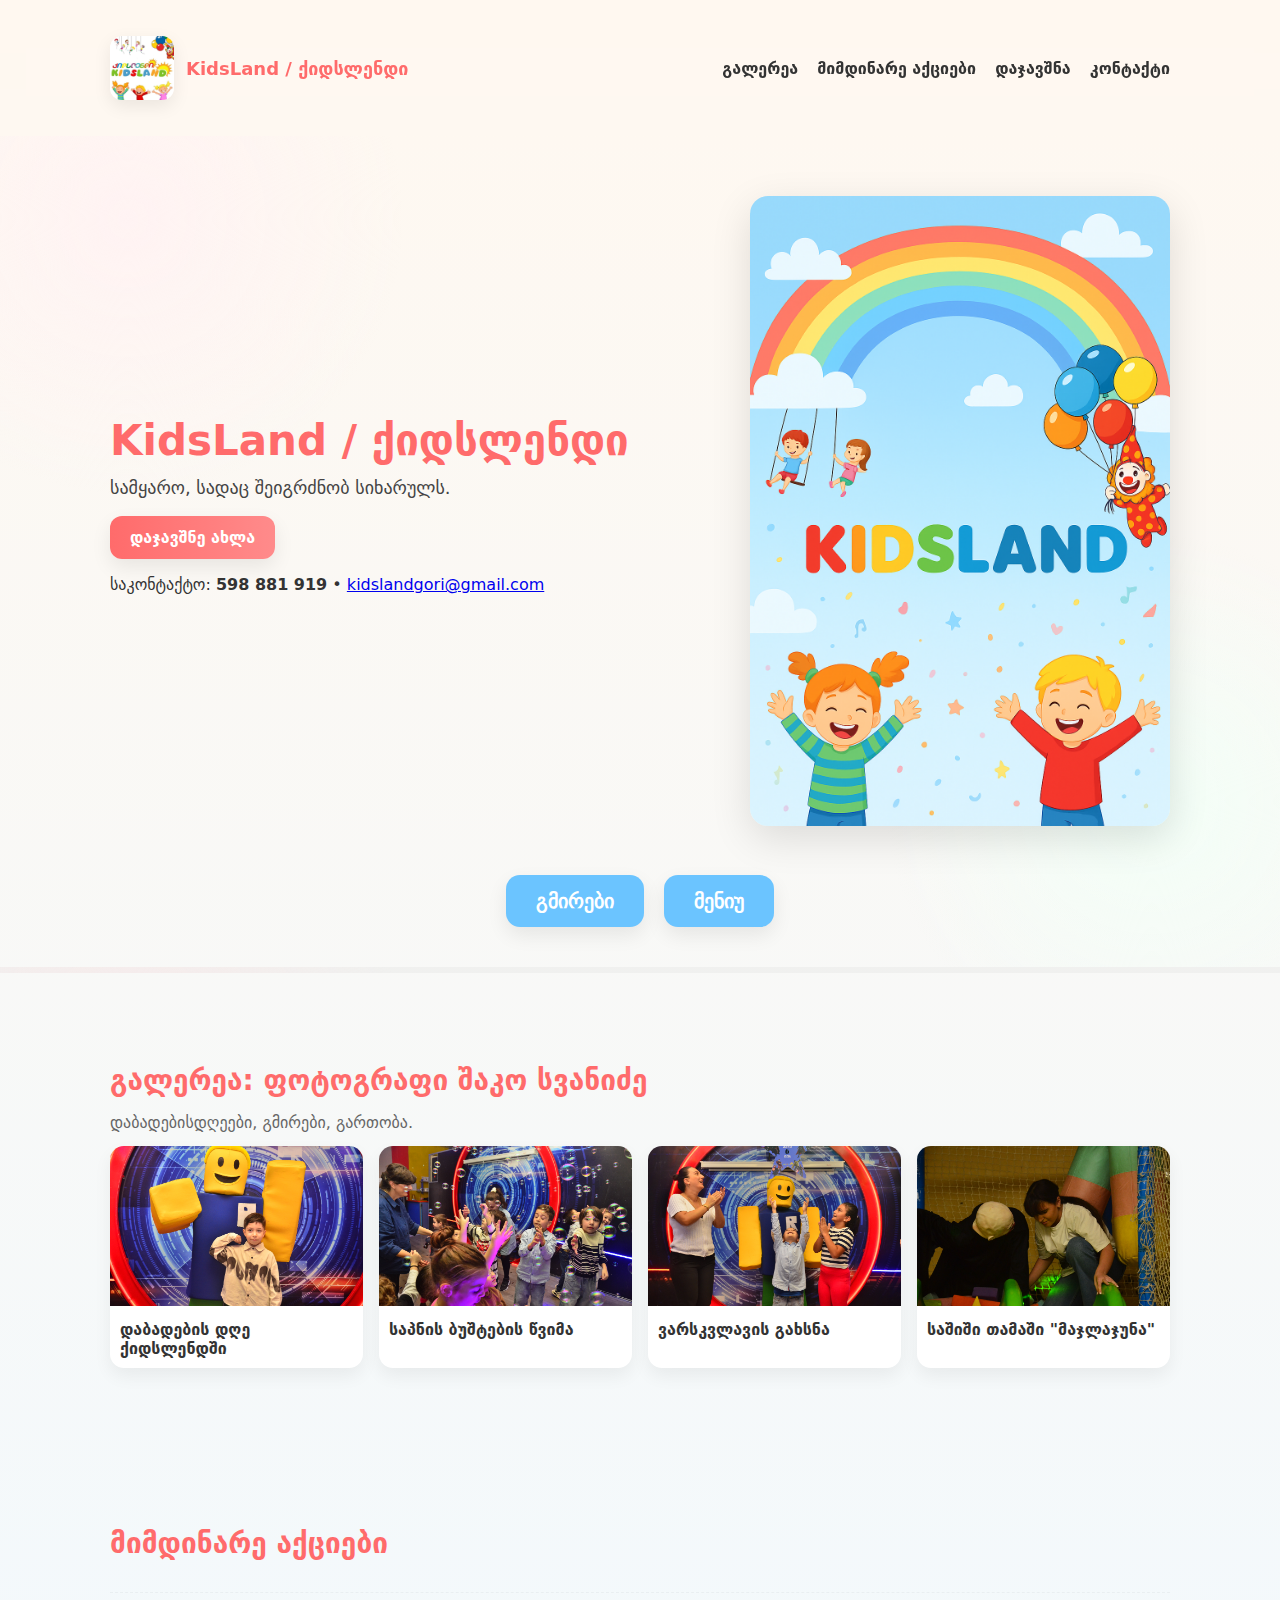
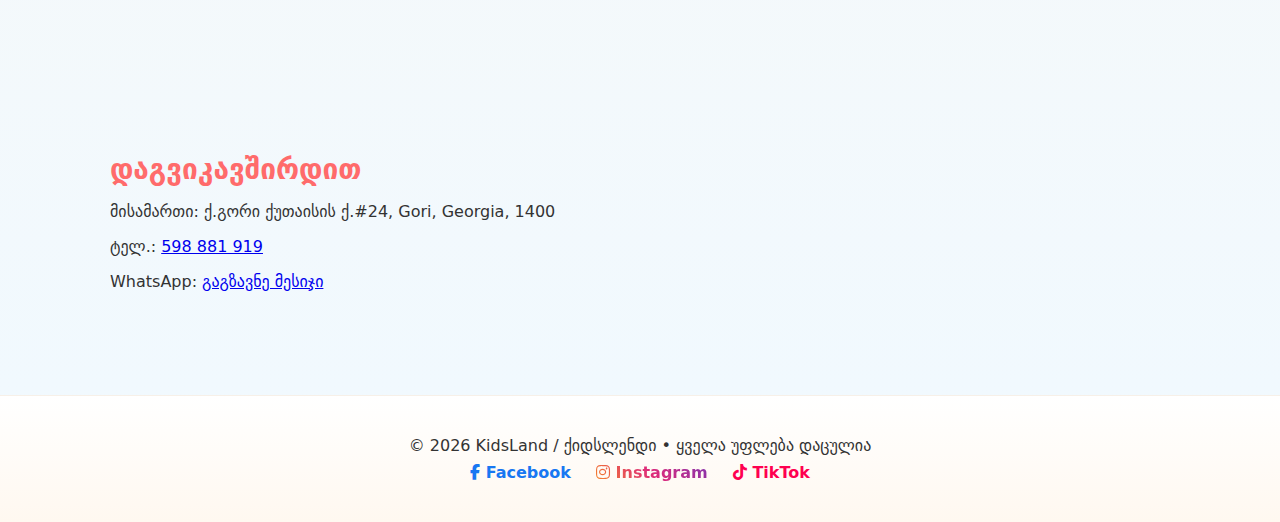
<file: index.html>
<!doctype html>
<html lang="ka">
<head>
  <meta charset="utf-8">
  <meta name="viewport" content="width=device-width,initial-scale=1">
  <title>KidsLand / ქიდსლენდი — ბავშვის დაბადების დღე გორში</title>
  <meta name="description" content="Kidsland / ქიდსლენდი — გორი. დაბადებისდღეები, ანიმატორები, ფოტო სერვისი (შაკო სვანიძე). დაჯავშნა: 598 881 919.">
  <link rel="stylesheet" href="styles.css">
  <link rel="stylesheet" href="https://cdnjs.cloudflare.com/ajax/libs/font-awesome/6.5.0/css/all.min.css">
</head>
<body>

  <!-- HEADER -->
  <header class="site-header">
    <div class="container header-inner">
      <div class="logo">
        <img src="assets/404460299_846809973994906_1401947253048668434_n.jpg" alt="Kidsland Logo">
        <div class="brand">KidsLand / ქიდსლენდი</div>
      </div>
      <nav class="nav">
        <a href="#gallery">გალერეა</a>
        <a href="#events">მიმდინარე აქციები</a>
        <a href="booking.html">დაჯავშნა</a>
        <a href="#contact">კონტაქტი</a>
      </nav>
    </div>
  </header>

  <!-- HERO -->
  <section class="hero">
    <div class="container hero-inner">
      <div class="hero-text">
        <h1>KidsLand / ქიდსლენდი</h1>
        <p class="lead">სამყარო, სადაც შეიგრძნობ სიხარულს.</p>
        <div class="cta-row">
          <a class="btn primary" href="booking.html">დაჯავშნე ახლა</a>
        </div>
        <p class="contact-line">საკონტაქტო: <strong>598 881 919</strong> • 
        <a href="mailto:kidslandgori@gmail.com">kidslandgori@gmail.com</a></p>
      </div>
      <div class="hero-image">
        <img src="assets/A_website_homepage_design_for_Kidsland,_styled_as_.png" alt="Kidsland mockup">
      </div>
    </div>

    <div class="home-buttons">
      <button class="btn big" onclick="openPopup('heroesPopup')">გმირები</button>
      <button class="btn big" onclick="openPopup('foodsPopup')">მენიუ</button>
    </div>
  </section>

  <!-- POPUPS -->
  <div id="heroesPopup" class="popup" onclick="closePopup('heroesPopup')">
    <span class="close" onclick="event.stopPropagation(); closePopup('heroesPopup')">&times;</span>
    <img src="assets/heroes.jpg" class="popup-img" alt="Heroes">
  </div>

  <div id="foodsPopup" class="popup" onclick="closePopup('foodsPopup')">
    <span class="close" onclick="event.stopPropagation(); closePopup('foodsPopup')">&times;</span>
    <img src="assets/foodmenuprices.jpg" class="popup-img" alt="Food menu">
  </div>

  <!-- GALLERY -->
  <section id="gallery" class="section gallery">
    <div class="container">
      <h2>გალერეა: ფოტოგრაფი შაკო სვანიძე</h2>
      <p class="muted">დაბადებისდღეები, გმირები, გართობა.</p>
      <div class="grid">
        <div class="card"><img src="assets/roblox.jpg" alt="photo1"><div class="caption">დაბადების დღე ქიდსლენდში</div></div>
        <div class="card"><img src="assets/საპნის.JPG" alt="photo2"><div class="caption">საპნის ბუშტების წვიმა</div></div>
        <div class="card"><img src="assets/ვარსკვლავი.JPG" alt="photo3"><div class="caption">ვარსკვლავის გახსნა</div></div>
        <div class="card"><img src="assets/მაჯლოტოო.JPG" alt="photo4"><div class="caption">საშიში თამაში "მაჯლაჯუნა"</div></div>
      </div>
    </div>
  </section>

  <!-- EVENTS -->
  <section id="events" class="section events">
    <div class="container">
      <h2>მიმდინარე აქციები</h2>
      <ul class="events-list">
        <li><a class="small" href="booking.html"></a></li>
      </ul>
    </div>
  </section>

  <!-- CONTACT -->
  <section id="contact" class="section contact">
    <div class="container">
      <h2>დაგვიკავშირდით</h2>
      <p>მისამართი: ქ.გორი ქუთაისის ქ.#24, Gori, Georgia, 1400</p>
      <p>ტელ.: <a href="tel:+995598881919">598 881 919</a></p>
      <p>WhatsApp: <a href="https://wa.me/995598881919?text=გამარჯობა,%20მინდა%20დაჯავშნა" target="_blank">გაგზავნე მესიჯი</a></p>
    </div>
  </section>

  <footer class="site-footer">
    <div class="container">
      <div>© <span id="year"></span> KidsLand / ქიდსლენდი • ყველა უფლება დაცულია</div>
      <div class="socials">
        <a href="https://www.facebook.com/kidslandchildworld" target="_blank"><i class="fab fa-facebook-f"></i> Facebook</a>  
        <a href="https://www.instagram.com/kidsland.teenland/" target="_blank"><i class="fab fa-instagram"></i> Instagram</a>  
        <a href="https://www.tiktok.com/@kidsland_events" target="_blank"><i class="fab fa-tiktok"></i> TikTok</a>
      </div>
    </div>
  </footer>

  <script src="script.js"></script>
</body>
</html>
</file>
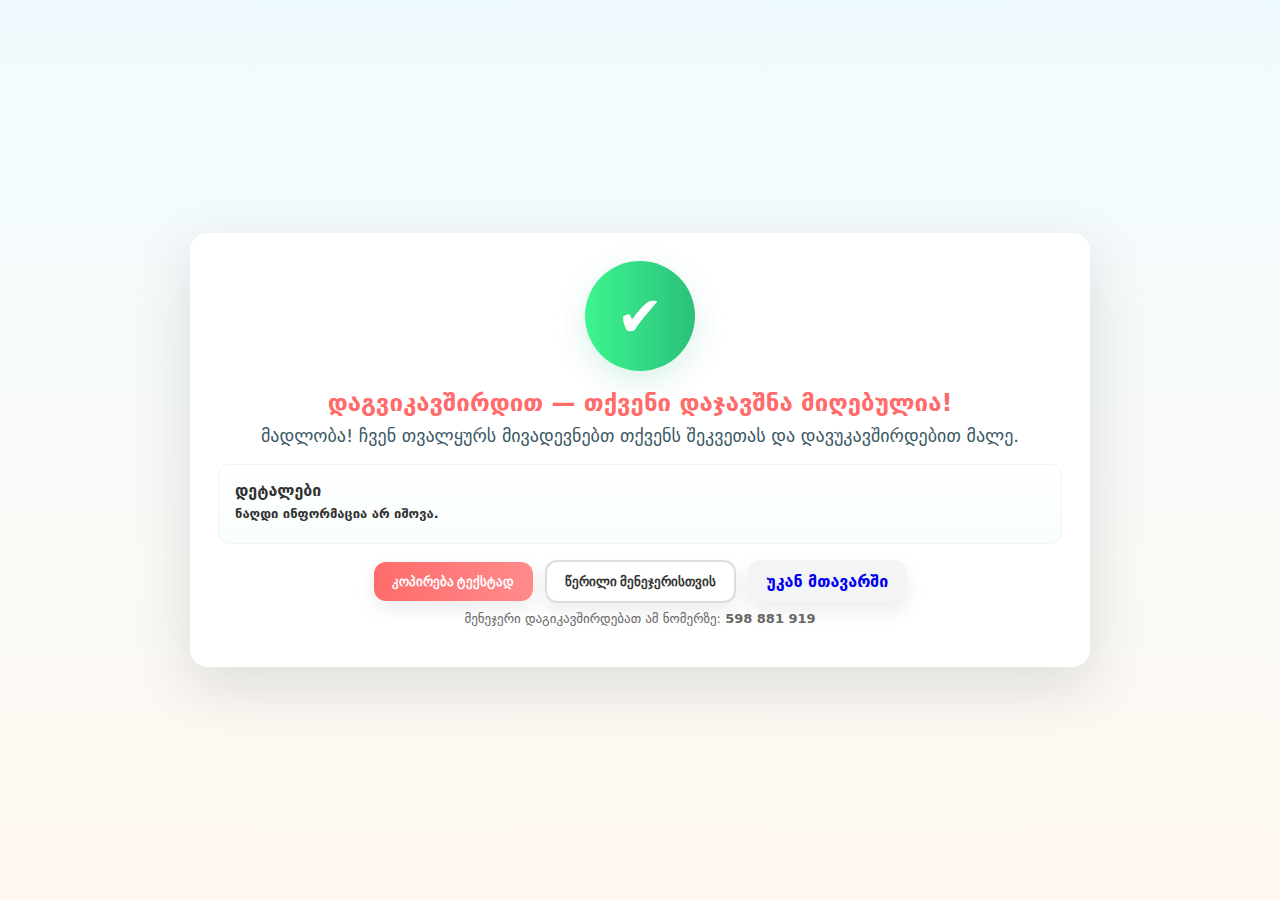
<file: booking-success.html>
<!doctype html>
<html lang="ka">
<head>
  <meta charset="utf-8">
  <meta name="viewport" content="width=device-width, initial-scale=1">
  <title>დაჯავშნა მიღებულია • KidsLand</title>

  <link rel="stylesheet" href="styles.css">
  <style>
    /* full-screen centered kidsland success */
    body {
      margin:0;
      font-family:"Poppins",system-ui,sans-serif;
      background: linear-gradient(180deg,#f0fbff 0%, #fff8f0 100%);
      color:#073045;
      display:flex;
      align-items:center;
      justify-content:center;
      min-height:100vh;
      padding:30px;
    }
    .card {
      width:100%;
      max-width:900px;
      background:white;
      border-radius:18px;
      box-shadow:0 20px 60px rgba(3,16,30,0.12);
      padding:28px;
      text-align:center;
    }
    .check {
      display:inline-flex;
      align-items:center;
      justify-content:center;
      width:110px;
      height:110px;
      border-radius:999px;
      background:linear-gradient(90deg,#3df58f,#2bc07b);
      color:white;
      font-size:56px;
      margin:0 auto 12px auto;
      box-shadow:0 10px 30px rgba(45,180,120,0.18);
    }
    h1 { margin:6px 0 8px; font-size:24px; color:var(--primary); }
    p.lead { margin:0 0 18px; color:#264653; opacity:0.9; }
    .summary {
      text-align:left;
      background:linear-gradient(180deg,#fff,#f7fffb);
      padding:16px;
      border-radius:12px;
      border:1px solid rgba(0,0,0,0.04);
      margin-bottom:16px;
      max-height:420px;
      overflow:auto;
    }
    .summary h4 { margin:0 0 6px; color:#333; }
    .summary p, .summary li { margin:6px 0; color:#333; font-weight:600; }
    .cols { display:flex; gap:18px; flex-wrap:wrap; margin-bottom:16px; }
    .col { flex:1; min-width:220px; }
    .actions { display:flex; gap:12px; justify-content:center; margin-top:12px; flex-wrap:wrap; }
    .btn {
      padding:12px 18px;
      border-radius:12px;
      border:none;
      cursor:pointer;
      font-weight:700;
    }
    .btn.primary { background:linear-gradient(90deg,#ff6b6b,#ff8b8b); color:white; }
    .btn.ghost { background:transparent; border:2px solid #ddd; color:#333; }
    .small { font-size:13px; color:#666; margin-top:8px; }
    @media(max-width:700px){ .cols{flex-direction:column} .summary{max-height:300px} }
  </style>
</head>
<body>

  <div class="card">
    <div class="check">✔</div>
    <h1>დაგვიკავშირდით — თქვენი დაჯავშნა მიღებულია!</h1>
    <p class="lead">მადლობა! ჩვენ თვალყურს მივადევნებთ თქვენს შეკვეთას და დავუკავშირდებით მალე.</p>

    <div id="orderSummary" class="summary">
      <h4>დეტალები</h4>
      <div id="summaryContent">
        <!-- JS will inject order details here -->
        <p class="small">მიმდინარეობს მონაცემების რიცხვი...</p>
      </div>
    </div>

    <div class="actions">
      <button class="btn primary" id="copyBtn">კოპირება ტექსტად</button>
      <button class="btn ghost" id="emailBtn">წერილი მენეჯერისთვის</button>
      <a class="btn" href="index.html" style="background:#f3f4f6;border-radius:12px;">უკან მთავარში</a>
    </div>

    <p class="small">მენეჯერი დაგიკავშირდებათ ამ ნომერზე: <strong>598 881 919</strong></p>
  </div>

<script>
(function(){
  // helper to get multi values (form used GET)
  function getAll(name) {
    // name used with [] e.g. heroes[]
    const params = new URLSearchParams(location.search);
    return params.getAll(name);
  }
  function get(name){
    const params = new URLSearchParams(location.search);
    return params.get(name) || '';
  }

  // get data
  const eventName = decodeURIComponent(get('event_name') || '');
  const childInfo = decodeURIComponent(get('child_info') || '');
  const date = get('date') || '';
  const time = get('time') || '';
  const duration = get('duration') || '';
  const count = get('count') || '';
  const notes = decodeURIComponent(get('notes') || '');
  const phone = decodeURIComponent(get('phone') || '');

  const heroes = getAll('heroes[]');
  const foods = getAll('foods[]');
  const drinks = getAll('drinks[]');

  // build summary text and HTML
  let textLines = [];
  let html = '';

  textLines.push('KidsLand — ახალი დაჯავშნა');
  if(eventName){ textLines.push('ღონისძიების სახელი: ' + eventName); html += '<p><strong>ღონისძიების სახელი:</strong> ' + escapeHtml(eventName) + '</p>'; }
  if(childInfo){ textLines.push('ბავშვი: ' + childInfo); html += '<p><strong>ბავშვი:</strong> ' + escapeHtml(childInfo) + '</p>'; }
  if(date){ textLines.push('თარიღი: ' + date + ' ' + time); html += '<p><strong>თარიღი:</strong> ' + escapeHtml(date + ' ' + time) + '</p>'; }
  if(duration){ textLines.push('ხანგრძლობა: ' + duration); html += '<p><strong>ხანგრძლობა:</strong> ' + escapeHtml(duration) + '</p>'; }
  if(count){ textLines.push('რაოდენობა (ბავშვები): ' + count); html += '<p><strong>რაოდენობა (ბავშვები):</strong> ' + escapeHtml(count) + '</p>'; }

  if(heroes && heroes.length){
    textLines.push('\\n-- გმირები --');
    html += '<h4>გმირები</h4><ul>';
    heroes.forEach(h=>{
      textLines.push('- ' + h);
      html += '<li>' + escapeHtml(h) + '</li>';
    });
    html += '</ul>';
  }

  if(foods && foods.length){
    textLines.push('\\n-- საკვები --');
    html += '<h4>საკვები</h4><ul>';
    foods.forEach(f=>{
      textLines.push('- ' + f);
      html += '<li>' + escapeHtml(f) + '</li>';
    });
    html += '</ul>';
  }

  if(drinks && drinks.length){
    textLines.push('\\n-- სასმელები --');
    html += '<h4>სასმელები</h4><ul>';
    drinks.forEach(d=>{
      textLines.push('- ' + d);
      html += '<li>' + escapeHtml(d) + '</li>';
    });
    html += '</ul>';
  }

  if(notes){
    textLines.push('\\nკომენტარი: ' + notes);
    html += '<p><strong>კომენტარი:</strong> ' + escapeHtml(notes) + '</p>';
  }
  if(phone){
    textLines.push('ტელ: ' + phone);
    html += '<p><strong>ტელეფონი:</strong> ' + escapeHtml(phone) + '</p>';
  }

  // show
  const container = document.getElementById('summaryContent');
  container.innerHTML = html || '<p class="small">ნაღდი ინფორმაცია არ იშოვა.</p>';

  const summaryText = textLines.join('\\n');

  // copy and email buttons
  document.getElementById('copyBtn').addEventListener('click', function(){
    navigator.clipboard.writeText(summaryText).then(()=>{
      this.textContent = 'ნაკრებისთვის არჩეული კოპირდა';
      setTimeout(()=> this.textContent = 'კოპირება ტექსტად', 2200);
    }).catch(()=> alert('კოპირება ვერ მოხერხდა'));
  });

  document.getElementById('emailBtn').addEventListener('click', function(){
    const subject = encodeURIComponent('KidsLand — ახალი დაჯავშნა: ' + (eventName || ''));
    const body = encodeURIComponent(summaryText + '\\n\\n' + 'მობ.: 598 881 919');
    window.location.href = 'mailto:shakosvanidze0@gmail.com?subject=' + subject + '&body=' + body;
  });

  // escape for HTML
  function escapeHtml(s){
    if(!s) return '';
    return s.replaceAll('&','&amp;').replaceAll('<','&lt;').replaceAll('>','&gt;').replaceAll('"','&quot;');
  }

})();
</script>
</body>
</html>
</file>
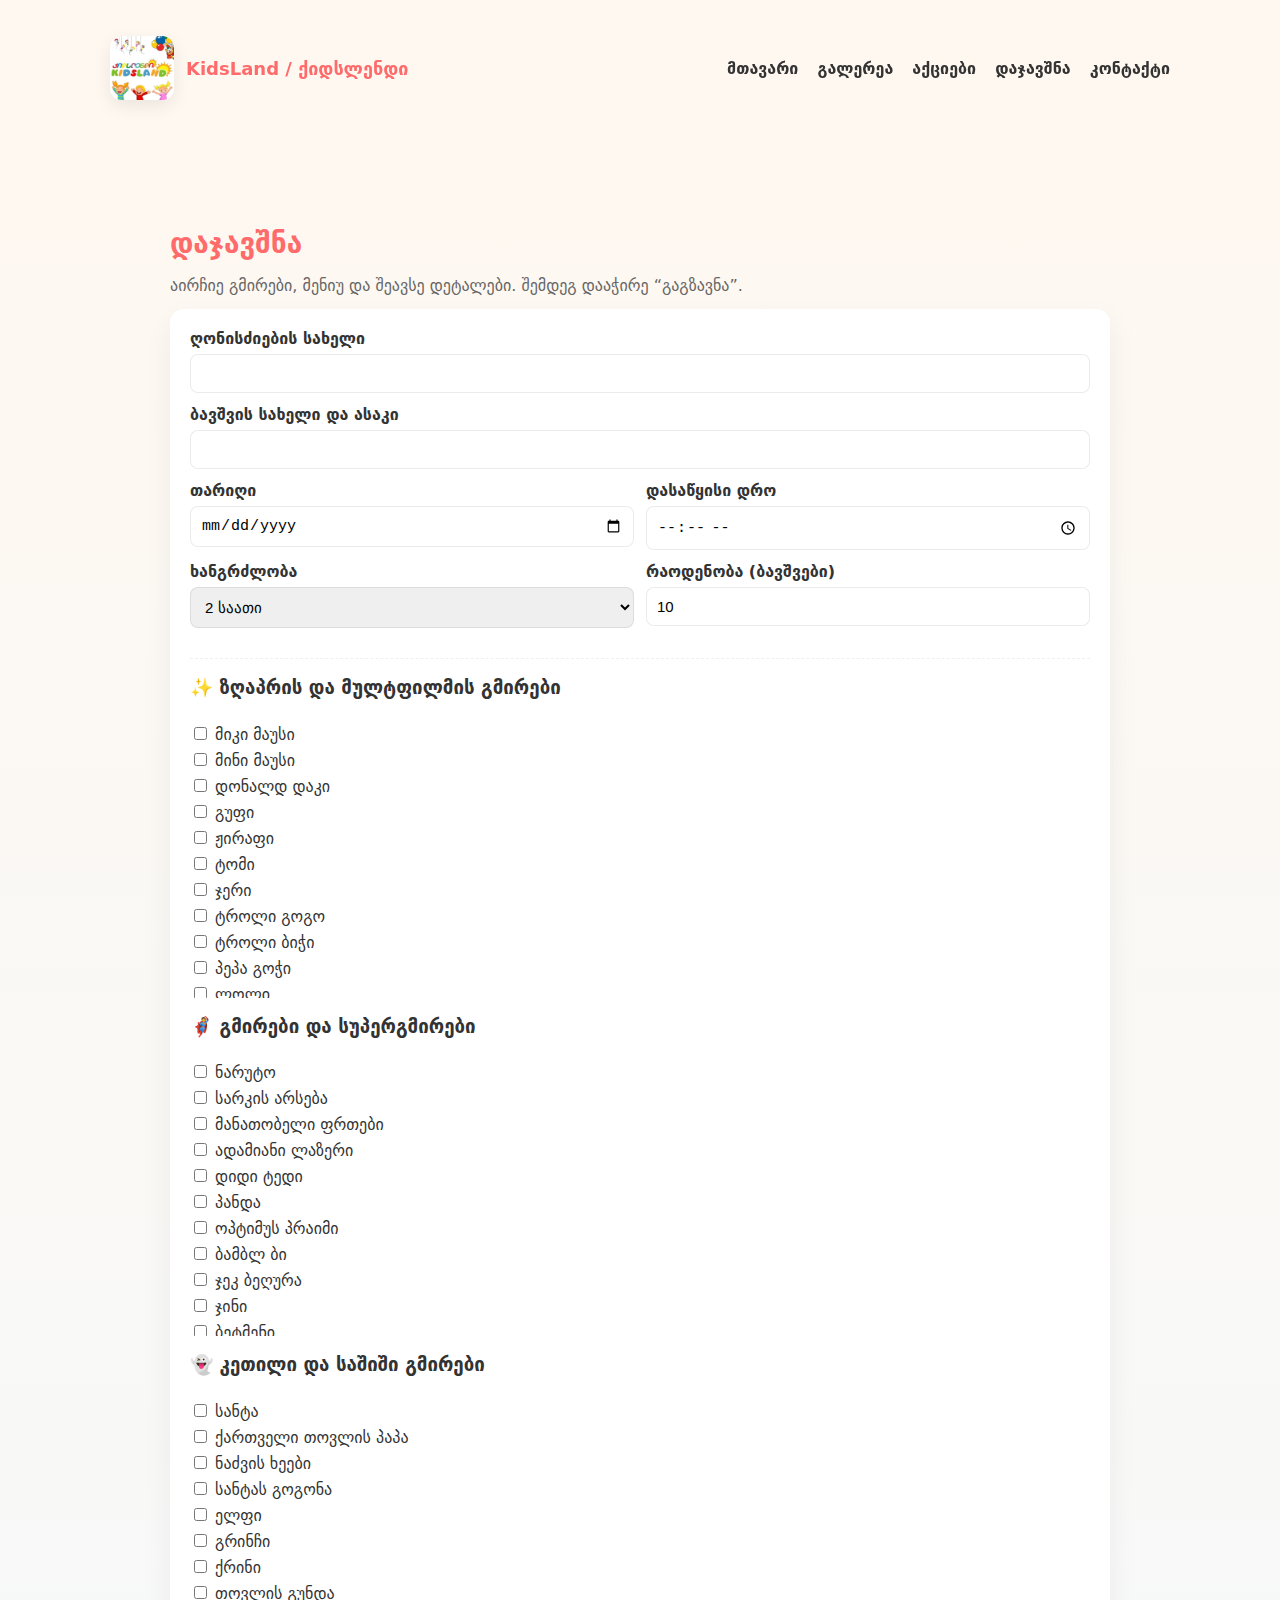
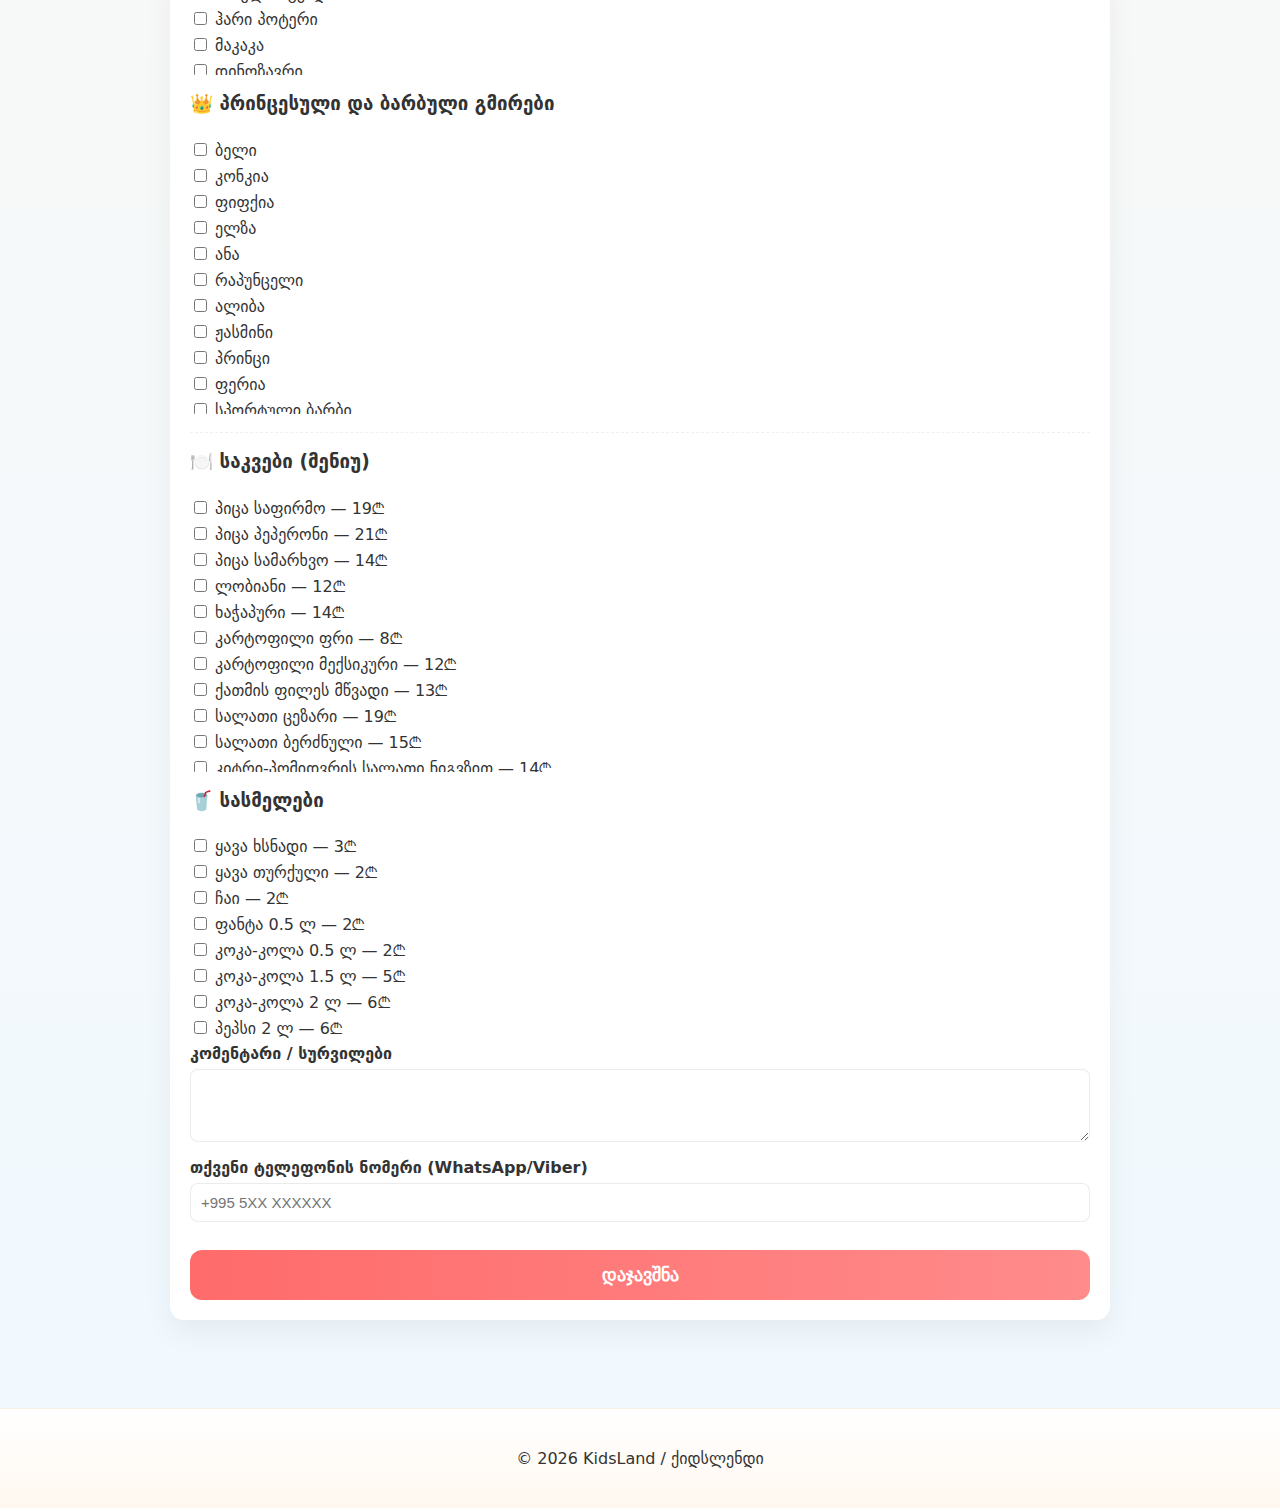
<file: booking.html>
<!doctype html>
<html lang="ka">
<head>
  <meta charset="utf-8">
  <meta name="viewport" content="width=device-width, initial-scale=1">

  <title>დაჯავშნა • KidsLand</title>

  <link rel="stylesheet" href="styles.css">
  <style>
    /* small extra styles local to form */
    .submit-btn {
      width:100%;
      margin-top:16px;
      padding:14px;
      font-size:18px;
      border:none;
      border-radius:12px;
      background:linear-gradient(90deg,#ff6b6b,#ff8b8b);
      color:white;
      font-weight:700;
      cursor:pointer;
    }
    .section.book .container { max-width:980px; }
    hr { border:0; border-top:1px dashed rgba(0,0,0,0.06); margin:18px 0; }
    h3 { margin-top:18px; }
    .checkboxes { max-height:280px; overflow:auto; padding-right:8px; }
    .checkboxes label { display:block; margin:6px 0; }
  </style>
</head>
<body>
<header class="site-header">
  <div class="container header-inner">
    <div class="logo">
      <img src="assets/404460299_846809973994906_1401947253048668434_n.jpg" alt="KidsLand logo">
      <div class="brand">KidsLand / ქიდსლენდი</div>
    </div>
    <nav class="nav">
      <a href="index.html">მთავარი</a>
      <a href="index.html#gallery">გალერეა</a>
      <a href="index.html#events">აქციები</a>
      <a href="booking.html">დაჯავშნა</a>
      <a href="index.html#contact">კონტაქტი</a>
    </nav>
  </div>
</header>

<section class="section book">
  <div class="container">
    <h2>დაჯავშნა</h2>
    <p class="muted">აირჩიე გმირები, მენიუ და შეავსე დეტალები. შემდეგ დააჭირე “გაგზავნა”.</p>

    <!-- GET -> booking-success.html (no backend) -->
    <form id="bookingForm" class="form" action="booking-success.html" method="GET" autocomplete="off">

      <div class="field">
        <label>ღონისძიების სახელი</label>
        <input type="text" name="event_name" required>
      </div>

      <div class="field">
        <label>ბავშვის სახელი და ასაკი</label>
        <input type="text" name="child_info" required>
      </div>

      <div class="row">
        <div class="field">
          <label>თარიღი</label>
          <input type="date" name="date" required>
        </div>
        <div class="field">
          <label>დასაწყისი დრო</label>
          <input type="time" name="time" required>
        </div>
      </div>

      <div class="row">
        <div class="field">
          <label>ხანგრძლობა</label>
          <select name="duration">
            <option>2 საათი</option>
            <option>3 საათი</option>
          </select>
        </div>
        <div class="field">
          <label>რაოდენობა (ბავშვები)</label>
          <input type="number" name="count" min="1" value="10" required>
        </div>
      </div>

      <hr>

      <!-- HEROES: use name heroes[] so multiple values are passed -->
      <h3>✨ ზღაპრის და მულტფილმის გმირები</h3>
      <div class="checkboxes">
        <label><input type="checkbox" name="heroes[]" value="მიკი მაუსი"> მიკი მაუსი</label>
        <label><input type="checkbox" name="heroes[]" value="მინი მაუსი"> მინი მაუსი</label>
        <label><input type="checkbox" name="heroes[]" value="დონალდ დაკი"> დონალდ დაკი</label>
        <label><input type="checkbox" name="heroes[]" value="Funcionario გუფი"> გუფი</label>
        <label><input type="checkbox" name="heroes[]" value="ჟირაფი"> ჟირაფი</label>
        <label><input type="checkbox" name="heroes[]" value="ტომი"> ტომი</label>
        <label><input type="checkbox" name="heroes[]" value="ჯერი"> ჯერი</label>
        <label><input type="checkbox" name="heroes[]" value="ტროლი გოგო"> ტროლი გოგო</label>
        <label><input type="checkbox" name="heroes[]" value="ტროლი ბიჭი"> ტროლი ბიჭი</label>
        <label><input type="checkbox" name="heroes[]" value="პეპა გოჭი"> პეპა გოჭი</label>
        <label><input type="checkbox" name="heroes[]" value="ლოლი"> ლოლი</label>
        <label><input type="checkbox" name="heroes[]" value="ოთხფეხა პონი"> ოთხფეხა პონი</label>
        <label><input type="checkbox" name="heroes[]" value="ვარდისფერი პონი"> ვარდისფერი პონი</label>
        <label><input type="checkbox" name="heroes[]" value="იასამნისფერი პონი"> იასამნისფერი პონი</label>
        <label><input type="checkbox" name="heroes[]" value="ჰელოუ ქითი"> ჰელოუ ქითი</label>
        <label><input type="checkbox" name="heroes[]" value="ქრაი ბეიბი"> ქრაი ბეიბი</label>
        <label><input type="checkbox" name="heroes[]" value="სპანჯბობი"> სპანჯბობი</label>
        <label><input type="checkbox" name="heroes[]" value="მინიონი"> მინიონი</label>
        <label><input type="checkbox" name="heroes[]" value="ოლაფი"> ოლაფი</label>
        <label><input type="checkbox" name="heroes[]" value="ჯამბაზები"> ჯამბაზები</label>
        <label><input type="checkbox" name="heroes[]" value="ცირკი"> ცირკი</label>
        <label><input type="checkbox" name="heroes[]" value="სონიკი"> სონიკი</label>
        <label><input type="checkbox" name="heroes[]" value="ელვა მაქვინი"> ელვა მაქვინი</label>
        <label><input type="checkbox" name="heroes[]" value="სტიჩი"> სტიჩი</label>
        <label><input type="checkbox" name="heroes[]" value="პეპი"> პეპი</label>
        <label><input type="checkbox" name="heroes[]" value="მერი პოპინსი"> მერი პოპინსი</label>
        <label><input type="checkbox" name="heroes[]" value="კოსმონავტი"> კოსმონავტი</label>
        <label><input type="checkbox" name="heroes[]" value="ბაჭია"> ბაჭია</label>
        <label><input type="checkbox" name="heroes[]" value="ენკანტო - ბრუნო"> ენკანტო: ბრუნო</label>
        <label><input type="checkbox" name="heroes[]" value="ენკანტო - იზაბელა"> ენკანტო: იზაბელა</label>
        <label><input type="checkbox" name="heroes[]" value="ენკანტო - მირაბელი"> ენკანტო: მირაბელი</label>
      </div>

      <h3>🦸 გმირები და სუპერგმირები</h3>
      <div class="checkboxes">
        <label><input type="checkbox" name="heroes[]" value="ნარუტო"> ნარუტო</label>
        <label><input type="checkbox" name="heroes[]" value="სარკის არსება"> სარკის არსება</label>
        <label><input type="checkbox" name="heroes[]" value="მანათობელი ფრთები"> მანათობელი ფრთები</label>
        <label><input type="checkbox" name="heroes[]" value="ადამიანი ლაზერი"> ადამიანი ლაზერი</label>
        <label><input type="checkbox" name="heroes[]" value="დიდი ტედი"> დიდი ტედი</label>
        <label><input type="checkbox" name="heroes[]" value="პანდა"> პანდა</label>
        <label><input type="checkbox" name="heroes[]" value="ოპტიმუს პრაიმი"> ოპტიმუს პრაიმი</label>
        <label><input type="checkbox" name="heroes[]" value="ბამბლ ბი"> ბამბლ ბი</label>
        <label><input type="checkbox" name="heroes[]" value="ჯეკ ბეღურა"> ჯეკ ბეღურა</label>
        <label><input type="checkbox" name="heroes[]" value="ჯინი"> ჯინი</label>
        <label><input type="checkbox" name="heroes[]" value="ბეტმენი"> ბეტმენი</label>
        <label><input type="checkbox" name="heroes[]" value="გოგო ბეტმენი"> გოგო ბეტმენი</label>
        <label><input type="checkbox" name="heroes[]" value="სუპერმენი"> სუპერმენი</label>
        <label><input type="checkbox" name="heroes[]" value="ჯოკერი"> ჯოკერი</label>
        <label><input type="checkbox" name="heroes[]" value="ჰარლი ქვინი"> ჰარლი ქვინი</label>
        <label><input type="checkbox" name="heroes[]" value="ჰალკი"> ჰალკი</label>
        <label><input type="checkbox" name="heroes[]" value="წითელი ადამიანი ობობა"> წითელი ადამიანი ობობა</label>
        <label><input type="checkbox" name="heroes[]" value="ლურჯი ადამიანი ობობა"> ლურჯი ადამიანი ობობა</label>
        <label><input type="checkbox" name="heroes[]" value="შავი ადამიანი ობობა"> შავი ადამიანი ობობა</label>
        <label><input type="checkbox" name="heroes[]" value="გოგო ობობა"> გოგო ობობა</label>
        <label><input type="checkbox" name="heroes[]" value="რკინის კაცი"> რკინის კაცი</label>
        <label><input type="checkbox" name="heroes[]" value="კაპიტანი ამერიკა"> კაპიტანი ამერიკა</label>
        <label><input type="checkbox" name="heroes[]" value="თორი"> თორი</label>
        <label><input type="checkbox" name="heroes[]" value="გაბერილი ნეონ-კაცი"> გაბერილი ნეონ-კაცი</label>
        <label><input type="checkbox" name="heroes[]" value="თეთრი დათვი"> თეთრი დათვი</label>
        <label><input type="checkbox" name="heroes[]" value="ვარდისფერი დათვი"> ვარდისფერი დათვი</label>
        <label><input type="checkbox" name="heroes[]" value="რობლოქსი"> რობლოქსი</label>
        <label><input type="checkbox" name="heroes[]" value="ბრაულსთარსის ლეონი"> ბრაულსთარსის ლეონი</label>
      </div>

      <h3>👻 კეთილი და საშიში გმირები</h3>
      <div class="checkboxes">
        <label><input type="checkbox" name="heroes[]" value="სანტა"> სანტა</label>
        <label><input type="checkbox" name="heroes[]" value="ქართული თოვლის პაპა"> ქართველი თოვლის პაპა</label>
        <label><input type="checkbox" name="heroes[]" value="ნაძვის ხეები"> ნაძვის ხეები</label>
        <label><input type="checkbox" name="heroes[]" value="სანტას გოგონა"> სანტას გოგონა</label>
        <label><input type="checkbox" name="heroes[]" value="ელფი"> ელფი</label>
        <label><input type="checkbox" name="heroes[]" value="გრინჩი"> გრინჩი</label>
        <label><input type="checkbox" name="heroes[]" value="ქრინი"> ქრინი</label>
        <label><input type="checkbox" name="heroes[]" value="თოვლის გუნდა"> თოვლის გუნდა</label>
        <label><input type="checkbox" name="heroes[]" value="ჰარი პოტერი"> ჰარი პოტერი</label>
        <label><input type="checkbox" name="heroes[]" value="მაკაკა"> მაკაკა</label>
        <label><input type="checkbox" name="heroes[]" value="დინოზავრი"> დინოზავრი</label>
        <label><input type="checkbox" name="heroes[]" value="კოვბოი დინოზავრზე"> კოვბოი დინოზავრზე</label>
        <label><input type="checkbox" name="heroes[]" value="ვენსდეი"> ვენსდეი</label>
        <label><input type="checkbox" name="heroes[]" value="ადამსების ოჯახი"> ადამსების ოჯახი</label>
        <label><input type="checkbox" name="heroes[]" value="ქაღალდის სახლი"> ქაღალდის სახლი</label>
        <label><input type="checkbox" name="heroes[]" value="მისტიური მცველები"> მისტიური მცველები</label>
        <label><input type="checkbox" name="heroes[]" value="ფიფქიას დედინაცვალი"> ფიფქიას დედინაცვალი</label>
        <label><input type="checkbox" name="heroes[]" value="მალეფისენტა"> მალეფისენტა</label>
        <label><input type="checkbox" name="heroes[]" value="უცხოპლანეტელი"> უცხოპლანეტელი</label>
        <label><input type="checkbox" name="heroes[]" value="მაჯლაჯუნა"> მაჯლაჯუნა</label>
        <label><input type="checkbox" name="heroes[]" value="ანგელოზი"> ანგელოზი</label>
      </div>

      <h3>👑 პრინცესული და ბარბული გმირები</h3>
      <div class="checkboxes">
        <label><input type="checkbox" name="heroes[]" value="ბელი"> ბელი</label>
        <label><input type="checkbox" name="heroes[]" value="კონკია"> კონკია</label>
        <label><input type="checkbox" name="heroes[]" value="ფიფქია"> ფიფქია</label>
        <label><input type="checkbox" name="heroes[]" value="ელზა"> ელზა</label>
        <label><input type="checkbox" name="heroes[]" value="ანა"> ანა</label>
        <label><input type="checkbox" name="heroes[]" value="რაპუნცელი"> რაპუნცელი</label>
        <label><input type="checkbox" name="heroes[]" value="ალიბა"> ალიბა</label>
        <label><input type="checkbox" name="heroes[]" value="ჟასმინი"> ჟასმინი</label>
        <label><input type="checkbox" name="heroes[]" value="პრინცი"> პრინცი</label>
        <label><input type="checkbox" name="heroes[]" value="ფერია"> ფერია</label>
        <label><input type="checkbox" name="heroes[]" value="სპორტული ბარბი"> სპორტული ბარბი</label>
        <label><input type="checkbox" name="heroes[]" value="კეკლუცი ბარბი"> კეკლუცი ბარბი</label>
        <label><input type="checkbox" name="heroes[]" value="ბარბი ჯინსებში"> ბარბი ჯინსებში</label>
        <label><input type="checkbox" name="heroes[]" value="კენი"> კენი</label>
      </div>

      <hr>

      <!-- FOOD -->
      <h3>🍽️ საკვები (მენიუ)</h3>
      <div class="checkboxes">
        <label><input type="checkbox" name="foods[]" value="პიცა საფირმო — 19₾"> პიცა საფირმო — 19₾</label>
        <label><input type="checkbox" name="foods[]" value="პიცა პეპერონი — 21₾"> პიცა პეპერონი — 21₾</label>
        <label><input type="checkbox" name="foods[]" value="პიცა სამარხვო — 14₾"> პიცა სამარხვო — 14₾</label>
        <label><input type="checkbox" name="foods[]" value="ლობიანი — 12₾"> ლობიანი — 12₾</label>
        <label><input type="checkbox" name="foods[]" value="ხაჭაპური — 14₾"> ხაჭაპური — 14₾</label>
        <label><input type="checkbox" name="foods[]" value="კარტოფილი ფრი — 8₾"> კარტოფილი ფრი — 8₾</label>
        <label><input type="checkbox" name="foods[]" value="კარტოფილი მექსიკური — 12₾"> კარტოფილი მექსიკური — 12₾</label>
        <label><input type="checkbox" name="foods[]" value="ქათმის ფილეს მწვადი — 13₾"> ქათმის ფილეს მწვადი — 13₾</label>
        <label><input type="checkbox" name="foods[]" value="სალათი ცეზარი — 19₾"> სალათი ცეზარი — 19₾</label>
        <label><input type="checkbox" name="foods[]" value="სალათი ბერძნული — 15₾"> სალათი ბერძნული — 15₾</label>
        <label><input type="checkbox" name="foods[]" value="კიტრი-პომიდვრის სალათი (ნიგვზით) — 14₾"> კიტრი-პომიდვრის სალათი ნიგვზით — 14₾</label>
        <label><input type="checkbox" name="foods[]" value="ხორცის ბლინი — 2₾"> ხორცის ბლინი — 2₾</label>
        <label><input type="checkbox" name="foods[]" value="ხილის ასორტი — 25₾"> ხილის ასორტი — 25₾</label>
      </div>

      <h3>🥤 სასმელები</h3>
      <div class="checkboxes">
        <label><input type="checkbox" name="drinks[]" value="ყავა ხსნადი — 3₾"> ყავა ხსნადი — 3₾</label>
        <label><input type="checkbox" name="drinks[]" value="ყავა თურქული — 2₾"> ყავა თურქული — 2₾</label>
        <label><input type="checkbox" name="drinks[]" value="ჩაი — 2₾"> ჩაი — 2₾</label>
        <label><input type="checkbox" name="drinks[]" value="ფანტა 0.5 ლ — 2₾"> ფანტა 0.5 ლ — 2₾</label>
        <label><input type="checkbox" name="drinks[]" value="კოკა-კოლა 0.5 ლ — 2₾"> კოკა-კოლა 0.5 ლ — 2₾</label>
        <label><input type="checkbox" name="drinks[]" value="კოკა-კოლა 1.5 ლ — 5₾"> კოკა-კოლა 1.5 ლ — 5₾</label>
        <label><input type="checkbox" name="drinks[]" value="კოკა-კოლა 2 ლ — 6₾"> კოკა-კოლა 2 ლ — 6₾</label>
        <label><input type="checkbox" name="drinks[]" value="პეპსი 2 ლ — 6₾"> პეპსი 2 ლ — 6₾</label>
      </div>

      <div class="field">
        <label>კომენტარი / სურვილები</label>
        <textarea name="notes" rows="3"></textarea>
      </div>

      <div class="field">
        <label>თქვენი ტელეფონის ნომერი (WhatsApp/Viber)</label>
        <input type="tel" name="phone" placeholder="+995 5XX XXXXXX" required>
      </div>

      <button class="submit-btn" type="submit">დაჯავშნა</button>

    </form>
  </div>
</section>

<footer class="site-footer">
  <div class="container">© <span id="year"></span> KidsLand / ქიდსლენდი</div>
</footer>

<script>
  // small year auto
  document.getElementById('year').textContent = new Date().getFullYear();
</script>

</body>
</html>
</file>
<file: styles.css>
:root {
  --primary: #ff6b6b;
  --secondary: #ffd93d;
  --accent: #6bcb77;
  --bg: #fff8f0;
  --text: #333;
  --radius: 14px;
}

/* Reset */
* { box-sizing: border-box; }
body {
  font-family: "Poppins", system-ui, sans-serif;
  margin: 0;
  background: linear-gradient(180deg, #fff8f0 0%, #f0f9ff 100%);
  color: var(--text);
  overflow-x: hidden;
}

.container {
  max-width: 1100px;
  margin: 0 auto;
  padding: 20px;
}

/* Header */
.site-header {
  background: transparent;
  padding: 16px 0;
  position: sticky;
  top: 0;
  z-index: 10;
  backdrop-filter: blur(10px);
}

.header-inner { display:flex; justify-content:space-between; align-items:center; }
.logo { display:flex; align-items:center; gap:12px; }
.logo img { height:64px; border-radius:12px; object-fit:cover; box-shadow:0 6px 18px rgba(0,0,0,0.08); }
.brand { font-weight:700; font-size:18px; color:var(--primary); }
.nav a { margin-left:14px; text-decoration:none; color:var(--text); font-weight:600; transition:.2s; }
.nav a:hover { color:var(--primary); }

/* Hero */
.hero { padding:40px 0; background: radial-gradient(circle at 10% 10%, #fff3f3, transparent 20%), radial-gradient(circle at 90% 80%, #f3fff7, transparent 20%); border-bottom:6px solid rgba(0,0,0,0.03); }
.hero-inner { display:flex; gap:30px; align-items:center; flex-wrap:wrap; }
.hero-text { flex:1; min-width:300px; }
.hero h1 { font-size:42px; margin:0 0 12px; color:var(--primary); }
.lead { font-size:18px; margin:0 0 18px; color:#444; }
.cta-row { display:flex; gap:12px; margin-bottom:12px; }

/* Buttons */
.btn { display:inline-block; padding:12px 20px; border-radius:12px; text-decoration:none; font-weight:700; box-shadow:0 8px 20px rgba(0,0,0,0.08); transition:transform .2s; }
.btn:hover { transform:translateY(-3px); }
.btn.primary { background:linear-gradient(90deg,var(--primary),#ff8b8b); color:white; }
.btn.ghost { background:rgba(255,255,255,.6); border:2px solid #fff; color:#444; }

/* hero image */
.hero-image img { max-width:420px; border-radius:18px; box-shadow:0 12px 40px rgba(0,0,0,0.12); }

/* Home buttons */
.home-buttons { margin-top:25px; display:flex; justify-content:center; gap:20px; }
.btn.big { background:#6bc4ff; color:white; font-size:20px; padding:14px 30px; border-radius:14px; border:none; cursor:pointer; font-weight:700; }
.btn.big:hover { transform:scale(1.05); }

/* POPUP */
.popup {
  position: fixed;
  left: 0; top: 0;
  width: 100%; height: 100%;
  background: rgba(0,0,0,0.75);
  display: none;
  justify-content: center !important;
  align-items: center !important;
  text-align: center;
  z-index: 9999;
  padding: 20px;
}
.popup.active { display:flex; }
.popup-img { max-width: 90vw; max-height: 85vh; border-radius:14px; box-shadow:0 0 25px rgba(0,0,0,0.6); object-fit:contain; display:block; margin:auto; }
.popup .close { position:absolute; top:20px; right:30px; font-size:45px; color:white; cursor:pointer; font-weight:bold; }

/* Sections */
.section { padding:48px 0; }
.section h2 { font-size:28px; margin-bottom:8px; color:var(--primary); }
.muted { color:#666; margin-bottom:14px; }

/* Grid */
.grid { display:grid; grid-template-columns:repeat(auto-fit,minmax(220px,1fr)); gap:16px; }
.card { background:white; border-radius:14px; overflow:hidden; box-shadow:0 8px 18px rgba(0,0,0,0.06); transition:.25s; }
.card:hover { transform:translateY(-4px); }
.card img { width:100%; height:160px; object-fit:cover; }
.caption { padding:10px; font-weight:600; }

/* Events */
.events-list { list-style:none; padding:0; margin:0; }
.events-list li { padding:12px 0; border-bottom:1px dashed rgba(0,0,0,0.04); }

/* Form */
.form { background:linear-gradient(180deg,#fff,#fff); padding:20px; border-radius:14px; box-shadow:0 12px 30px rgba(0,0,0,0.06); }
.field { margin-bottom:12px; display:block; }
.field label { display:block; font-weight:600; margin-bottom:6px; }
.field input, .field select, .field textarea { width:100%; padding:10px; border-radius:8px; border:1px solid rgba(0,0,0,0.08); font-size:15px; }
.row { display:flex; gap:12px; }
.row .field { flex:1; }
.checkboxes label { display:block; margin:6px 0; }
.actions { display:flex; gap:10px; align-items:center; margin-top:8px; }
.thanks { background:linear-gradient(90deg,#fff,#f7fff8); padding:20px; border-radius:12px; margin-top:12px; }

/* Footer */
.site-footer { background:linear-gradient(180deg,#ffffff,#fff8f0); padding:20px 0; border-top:1px solid rgba(0,0,0,0.03); margin-top:20px; text-align:center; }
.site-footer .socials { margin-top:8px; }
.site-footer .socials a { text-decoration:none; font-weight:600; margin:0 10px; transition:color .3s ease, transform .2s ease; }
.site-footer .socials a[href*="facebook"] { color:#1877f2; }
.site-footer .socials a[href*="instagram"] { background:linear-gradient(45deg,#f58529,#dd2a7b,#8134af); -webkit-background-clip:text; -webkit-text-fill-color:transparent; }
.site-footer .socials a[href*="tiktok"] { color:#ff0050; }
.site-footer .socials a:hover { transform:scale(1.15); filter:brightness(1.2); }

/* Responsive */
@media (max-width: 800px) {
  .hero-inner { flex-direction:column-reverse; align-items:center; }
  .nav { display:none; }
  .hero h1 { font-size:34px; text-align:center; }
  .hero-image img { max-width:320px; }
  .site-footer .container { flex-direction:column; text-align:center; gap:10px; }
}
</file>
